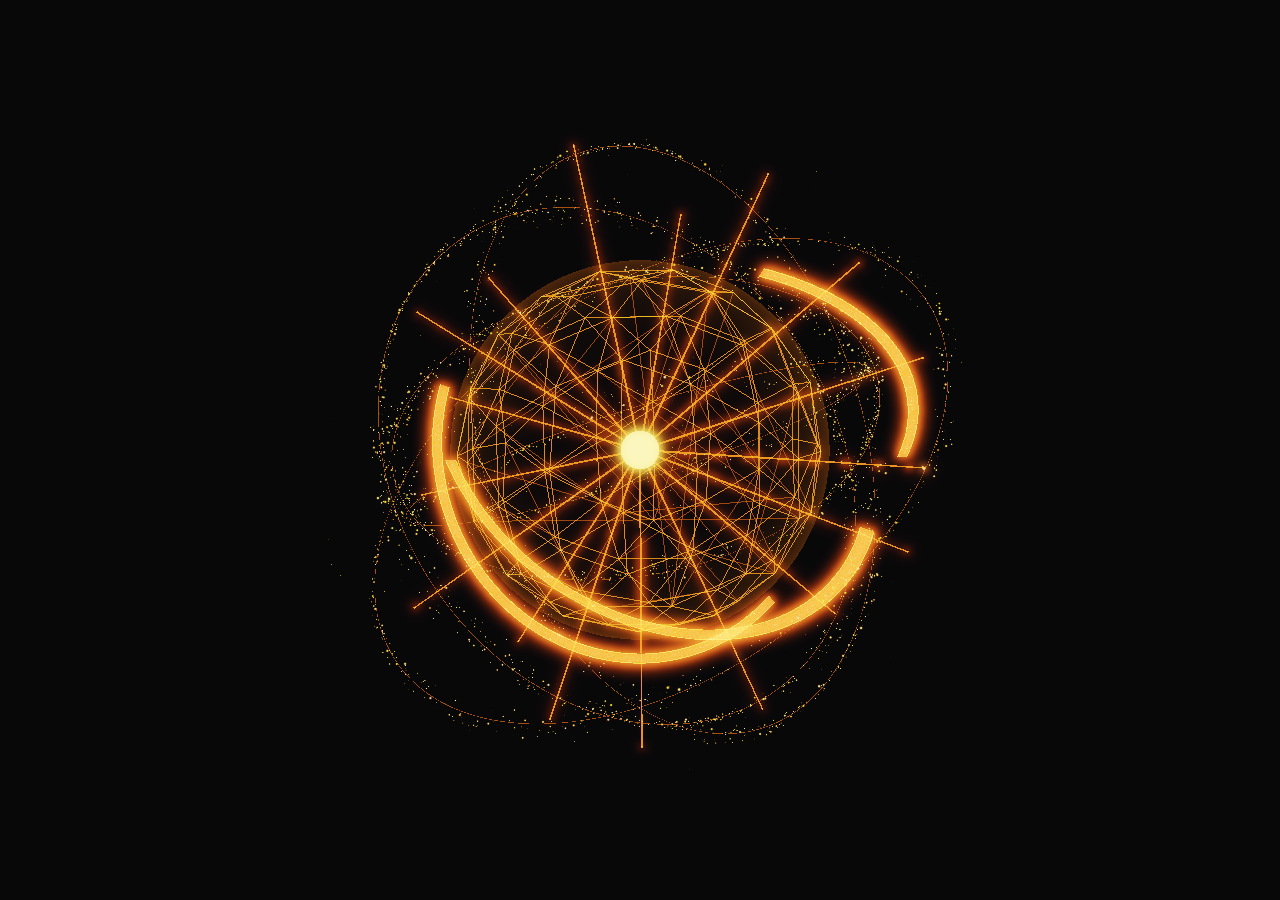
<file: resources/golden_core/index.html>
<!doctype html>
<html lang="en">
<head>
  <meta charset="utf-8">
  <meta name="viewport" content="width=device-width, initial-scale=1">
  <title>JARVIS Core</title>
  <link rel="stylesheet" href="styles.css">
  <style>
    html, body, #jarvis-golden-preview, .g-stage {
      width: 100%; height: 100%; margin: 0; overflow: hidden;
      background: #060609;
    }
    #jarvis-golden-preview .g-stage { position: relative; width: 100%; height: 100%; }
    .g-canvas { display: block; width: 100%; height: 100%; cursor: grab; touch-action: none; }
    .g-canvas:active { cursor: grabbing; }
    .g-loading {
      position: absolute; top: 48%; width: 100%;
      text-align: center; color: #d5bd99; font: 13px "Segoe UI", sans-serif;
    }
    #jarvis-golden-preview .g-status,
    #jarvis-golden-preview .g-detail,
    #jarvis-golden-preview .j-wave,
    #jarvis-golden-preview .g-modes,
    #jarvis-golden-preview .j-sequence { display: none; }
  </style>
</head>
<body>
  <div id="jarvis-golden-preview">
    <div class="g-stage">
      <canvas class="g-canvas" aria-label="Animated JARVIS holographic core"></canvas>
      <div class="g-loading" role="status">Initializing hologram...</div>
    </div>
    <div class="g-status"><span class="g-dot"></span><span class="j-state-name">Idle</span></div>
    <p class="g-detail"></p>
    <div class="j-wave"></div>
    <nav class="g-modes">
      <button data-state="idle"></button><button data-state="listening"></button>
      <button data-state="thinking"></button><button data-state="speaking"></button>
      <button data-state="sleeping"></button>
    </nav>
    <button class="j-sequence"></button>
  </div>
  <script src="vendor/three.min.js"></script>
  <script src="core.js"></script>
</body>
</html>
</file>
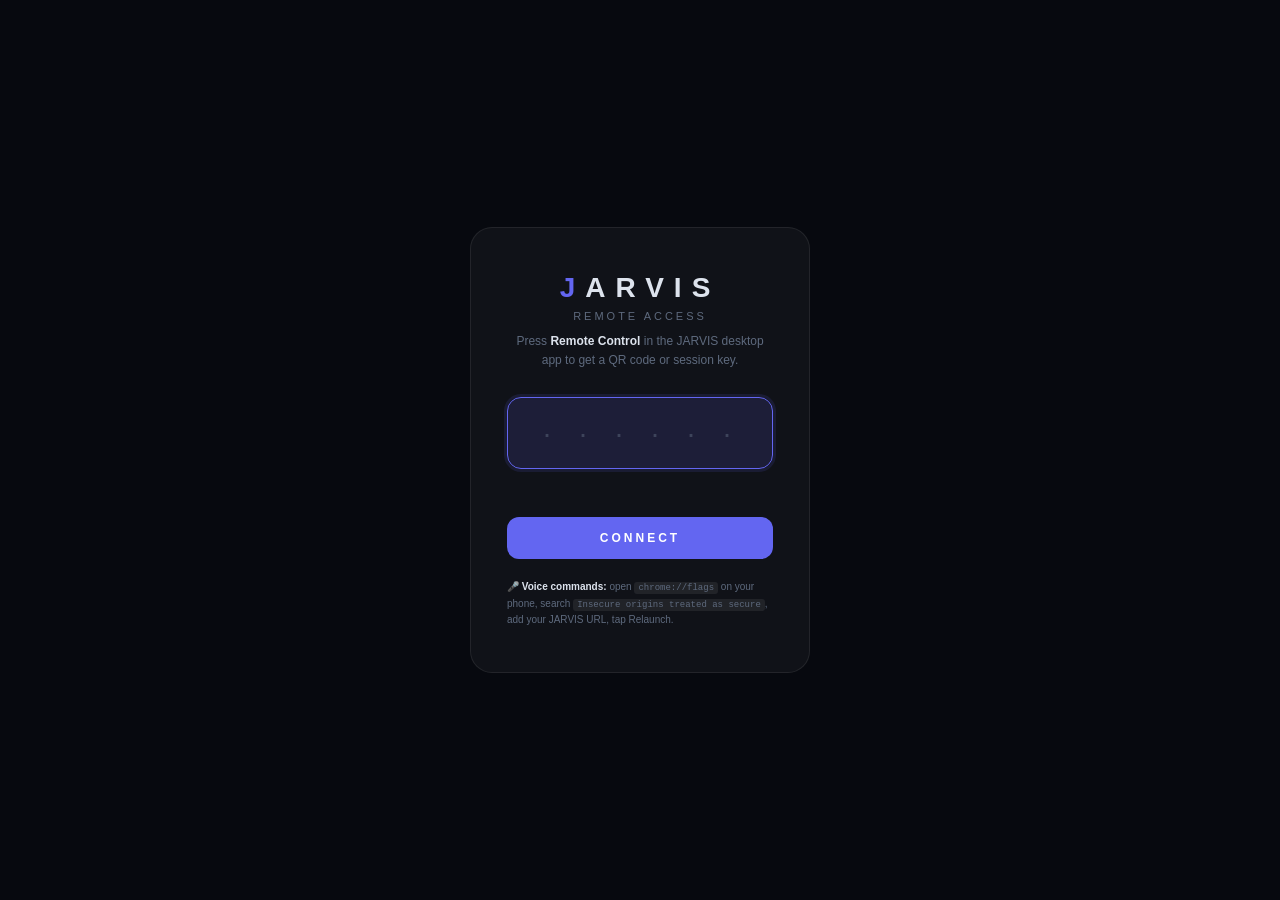
<file: dashboard/static/login.html>
<!DOCTYPE html>
<html lang="en">
<head>
  <meta charset="UTF-8">
  <meta name="viewport" content="width=device-width, initial-scale=1.0, user-scalable=no">
  <title>JARVIS</title>
  <style>
    *, *::before, *::after { box-sizing: border-box; margin: 0; padding: 0; }
    :root {
      --bg:     #07090f;
      --card:   rgba(255,255,255,0.04);
      --border: rgba(255,255,255,0.08);
      --accent: #6366f1;
      --adim:   rgba(99,102,241,0.15);
      --text:   #dde3ed;
      --muted:  #5e6a7e;
    }
    html, body {
      height: 100%;
      background: var(--bg);
      color: var(--text);
      font-family: -apple-system, BlinkMacSystemFont, 'Segoe UI', sans-serif;
      display: flex;
      align-items: center;
      justify-content: center;
    }
    .card {
      width: 340px;
      padding: 44px 36px;
      background: var(--card);
      border: 1px solid var(--border);
      border-radius: 22px;
      text-align: center;
    }
    .logo {
      font-size: 28px;
      font-weight: 700;
      letter-spacing: 10px;
      margin-bottom: 6px;
    }
    .logo em { color: var(--accent); font-style: normal; }
    .sub {
      font-size: 11px;
      color: var(--muted);
      letter-spacing: 3px;
      text-transform: uppercase;
      margin-bottom: 10px;
    }
    .hint {
      font-size: 12px;
      color: var(--muted);
      line-height: 1.55;
      margin-bottom: 28px;
    }
    .key-wrap {
      position: relative;
      margin-bottom: 16px;
    }
    .key-input {
      width: 100%;
      padding: 18px 14px;
      background: rgba(255,255,255,0.05);
      border: 1.5px solid var(--border);
      border-radius: 14px;
      color: var(--text);
      font-size: 30px;
      font-weight: 700;
      font-family: 'Courier New', monospace;
      text-align: center;
      letter-spacing: 10px;
      text-transform: uppercase;
      outline: none;
      transition: border-color 0.15s, background 0.15s, box-shadow 0.15s;
      caret-color: var(--accent);
    }
    .key-input::placeholder {
      color: rgba(94,106,126,0.5);
      letter-spacing: 6px;
      font-size: 20px;
    }
    .key-input:focus {
      border-color: var(--accent);
      background: var(--adim);
      box-shadow: 0 0 0 3px rgba(99,102,241,0.12);
    }
    .err {
      font-size: 12px;
      color: #f87171;
      min-height: 18px;
      margin-bottom: 14px;
    }
    .btn {
      width: 100%;
      padding: 14px;
      background: var(--accent);
      color: #fff;
      font-size: 12px;
      font-weight: 700;
      letter-spacing: 3px;
      border: none;
      border-radius: 12px;
      cursor: pointer;
      transition: opacity 0.15s, transform 0.1s;
    }
    .btn:hover  { opacity: 0.88; }
    .btn:active { transform: scale(0.98); }
    @keyframes shake {
      0%,100% { transform: translateX(0); }
      20%,60% { transform: translateX(-7px); }
      40%,80% { transform: translateX(7px); }
    }
    .shake { animation: shake 0.35s ease; }
    .voice-note {
      font-size: 10px;
      color: var(--muted);
      margin-top: 20px;
      line-height: 1.6;
      text-align: left;
    }
    .voice-note code {
      background: rgba(255,255,255,0.07);
      padding: 1px 4px;
      border-radius: 3px;
      font-family: 'Courier New', monospace;
      font-size: 9px;
    }
    #reconnecting {
      display: none;
      color: var(--muted);
      font-size: 12px;
      margin-bottom: 16px;
    }
  </style>
</head>
<body>
  <div class="card" id="card">
    <div class="logo"><em>J</em>ARVIS</div>
    <div class="sub">Remote Access</div>
    <p id="reconnecting">Reconnecting…</p>
    <p class="hint">Press <strong style="color:var(--text)">Remote Control</strong> in the JARVIS desktop app to get a QR code or session key.</p>
    <div class="key-wrap">
      <input class="key-input" id="key" type="text" maxlength="6"
             autocomplete="off" autocorrect="off" spellcheck="false"
             placeholder="· · · · · ·">
    </div>
    <div class="err" id="err"></div>
    <button class="btn" onclick="doLogin()">CONNECT</button>
    <p class="voice-note">
      🎤 <strong style="color:var(--text)">Voice commands:</strong> open
      <code>chrome://flags</code> on your phone, search
      <code>Insecure origins treated as secure</code>, add your JARVIS URL, tap Relaunch.
    </p>
  </div>

  <script>
    (async function() {
      const devTok = localStorage.getItem('jarvis_device_token');
      if (!devTok) return;
      document.getElementById('reconnecting').style.display = 'block';
      try {
        const r = await fetch('/api/device-login', {
          method: 'POST',
          headers: { 'Content-Type': 'application/json' },
          body: JSON.stringify({ device_token: devTok }),
        });
        const d = await r.json();
        if (d.ok && d.token) {
          sessionStorage.setItem('jarvis_key', d.key);
          sessionStorage.setItem('jarvis_token', d.token);
          location.replace('/');
          return;
        }
      } catch (_) {}
      localStorage.removeItem('jarvis_device_token');
      document.getElementById('reconnecting').style.display = 'none';
    })();

    const inp = document.getElementById('key');
    inp.focus();

    inp.addEventListener('input', () => {
      inp.value = inp.value.toUpperCase().replace(/[^A-Z2-9]/g, '');
      if (inp.value.length === 6) doLogin();
    });
    inp.addEventListener('keydown', e => { if (e.key === 'Enter') doLogin(); });

    async function doLogin() {
      const key = inp.value.trim();
      if (key.length < 6) { shake(); return; }
      let data;
      try {
        const r = await fetch('/login', {
          method: 'POST',
          headers: { 'Content-Type': 'application/json' },
          body: JSON.stringify({ pin: key })
        });
        data = await r.json();
      } catch (e) {
        document.getElementById('err').textContent = 'Connection error';
        shake(); return;
      }
      if (data.ok && data.token) {
        sessionStorage.setItem('jarvis_key', key);
        sessionStorage.setItem('jarvis_token', data.token);
        location.href = '/';
      } else {
        inp.value = '';
        inp.focus();
        document.getElementById('err').textContent = 'Invalid or expired key';
        shake();
      }
    }

    function shake() {
      const c = document.getElementById('card');
      c.classList.remove('shake');
      void c.offsetWidth;
      c.classList.add('shake');
    }
  </script>
</body>
</html>
</file>
<file: resources/golden_core/styles.css>
#jarvis-golden-preview { width:100%; font-family:Inter,ui-sans-serif,system-ui,sans-serif; color:#f7ead6; }
#jarvis-golden-preview * { box-sizing:border-box; }
#jarvis-golden-preview .g-window { position:relative; background:#060609; border:1px solid #26211a; border-radius:20px; overflow:hidden; }
#jarvis-golden-preview .g-header { display:flex; flex-wrap:wrap; justify-content:space-between; align-items:center; padding:24px 26px 0; gap:12px; }
#jarvis-golden-preview .g-brand { font-size:13px; letter-spacing:.27em; font-weight:500; color:#f6c884; }
#jarvis-golden-preview .g-caption { font-size:11px; letter-spacing:.12em; color:#b3a99d; }
#jarvis-golden-preview .g-stage { height:530px; position:relative; background:#060609; }
#jarvis-golden-preview .g-canvas { display:block; width:100%; height:100%; cursor:grab; touch-action:none; }
#jarvis-golden-preview .g-canvas:active { cursor:grabbing; }
#jarvis-golden-preview .g-loading { position:absolute; top:44%; width:100%; padding:0 24px; text-align:center; font-size:14px; color:#d5bd99; }
#jarvis-golden-preview .g-hint { position:absolute; bottom:6px; width:100%; text-align:center; pointer-events:none; font-size:11px; letter-spacing:.14em; color:#b6a995; }
#jarvis-golden-preview .g-status { display:flex; justify-content:center; align-items:center; gap:9px; margin-top:16px; font-size:17px; }
#jarvis-golden-preview .g-dot { width:5px; height:5px; border-radius:50%; background:#ffc66c; box-shadow:0 0 13px #ffa126; }
#jarvis-golden-preview .g-detail { margin:9px 18px 0; font-size:12px; color:#bdb1a1; text-align:center; min-height:20px; }
#jarvis-golden-preview .j-wave { display:flex; justify-content:center; align-items:center; gap:3px; height:38px; margin:3px 0 11px; }
#jarvis-golden-preview .j-wave span { width:2px; height:3px; border-radius:2px; background:#f9bb5f; }
#jarvis-golden-preview .g-modes { display:flex; flex-wrap:wrap; gap:5px; justify-content:center; padding:0 12px; }
#jarvis-golden-preview button { font:inherit; font-size:12px; color:#c2b5a3; background:transparent; border:1px solid transparent; border-radius:8px; padding:10px 16px; min-height:44px; }
#jarvis-golden-preview button:hover { color:#fff1d8; background:#1a140b; }
#jarvis-golden-preview button[aria-pressed="true"] { color:#ffcf8b; background:#261b0b; border-color:#684521; }
#jarvis-golden-preview button:focus-visible { outline:2px solid #ffd193; outline-offset:3px; }
#jarvis-golden-preview .g-footer { margin-top:20px; border-top:1px solid #211c15; padding:16px 24px; display:flex; gap:12px; justify-content:space-between; align-items:center; }
#jarvis-golden-preview .g-footer span { color:#b4a694; font-size:11px; }
#jarvis-golden-preview .j-sequence { color:#e1c8a4; border-color:#3c3020; padding:8px 12px; }
@media(max-width:480px) {
 #jarvis-golden-preview .g-header { padding:20px 16px 0; }
 #jarvis-golden-preview .g-brand { font-size:12px; letter-spacing:.16em; }
 #jarvis-golden-preview .g-caption { letter-spacing:.06em; }
 #jarvis-golden-preview .g-stage { height:360px; }
 #jarvis-golden-preview .g-modes { gap:2px; padding:0 5px; }
 #jarvis-golden-preview .g-modes button { font-size:11px; padding:10px 9px; }
 #jarvis-golden-preview .g-footer { padding:14px 16px; }
}
</file>
